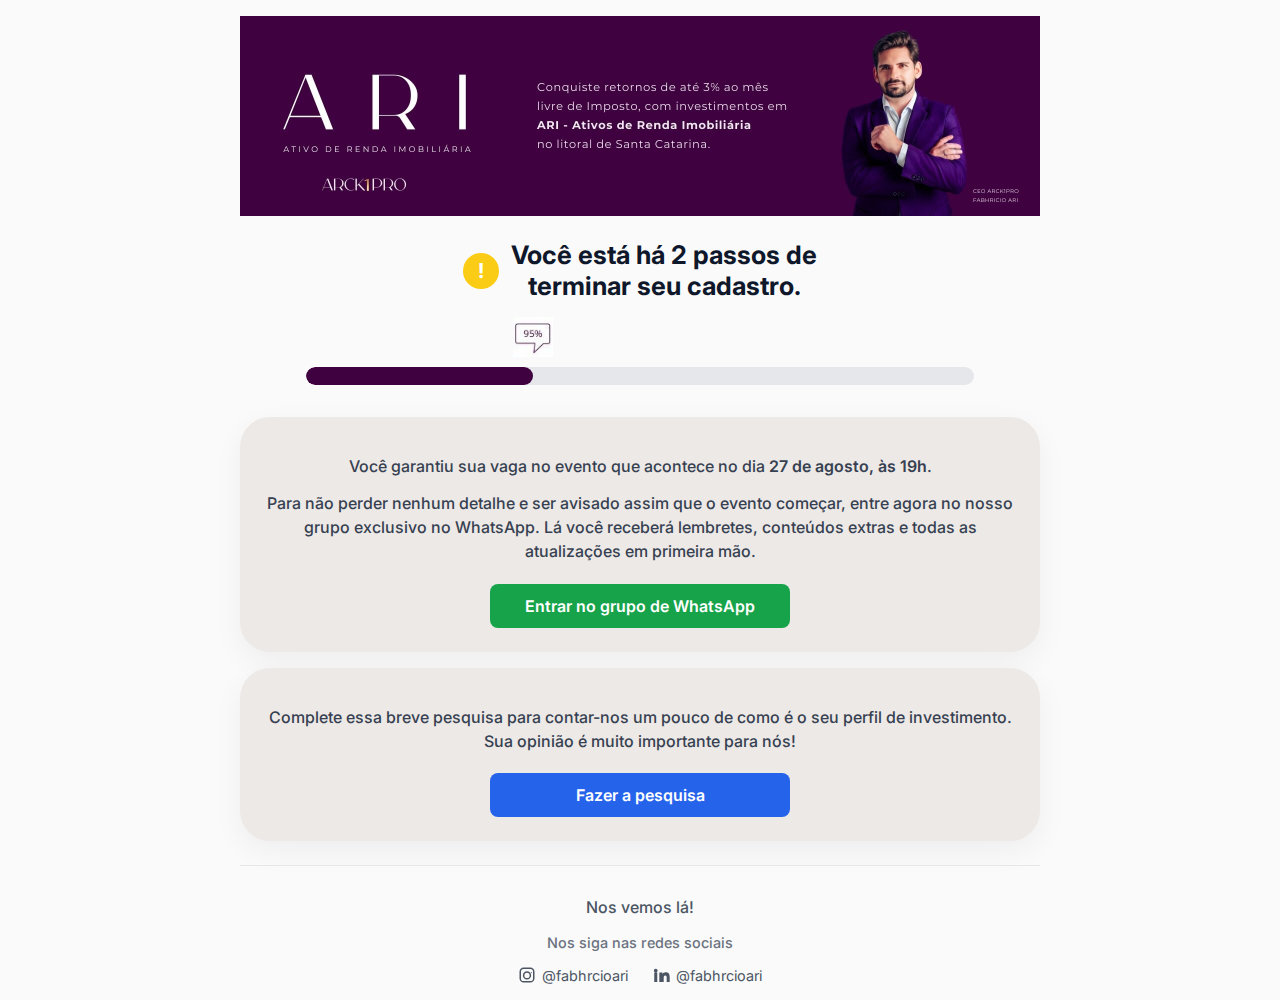
<file: pg_obrigado.html>
<!DOCTYPE html>
<html lang="pt-BR">
<head>
  <meta charset="UTF-8" />
  <meta name="viewport" content="width=device-width, initial-scale=1.0" />
  <title>Obrigado!</title>
  <link rel="icon" href="/logo-ari.jpeg" type="image/jpeg">
  <link rel="preconnect" href="https://fonts.googleapis.com" />
  <link href="https://fonts.googleapis.com/css2?family=Inter:wght@400;600;700&display=swap" rel="stylesheet" />
  <script>
  !function(f,b,e,v,n,t,s)
  {if(f.fbq)return;n=f.fbq=function(){n.callMethod?
  n.callMethod.apply(n,arguments):n.queue.push(arguments)};
  if(!f._fbq)f._fbq=n;n.push=n;n.loaded=!0;n.version='2.0';
  n.queue=[];t=b.createElement(e);t.async=!0;
  t.src=v;s=b.getElementsByTagName(e)[0];
  s.parentNode.insertBefore(t,s)}(window, document,'script',
  'https://connect.facebook.net/en_US/fbevents.js');
  fbq('init', '937655368552843');
  fbq('track', 'PageView');
  </script>
  <style>
    * {
      box-sizing: border-box;
      font-family: 'Inter', sans-serif;
    }

    body {
      margin: 0;
      background-color: #FAFAFA;
      display: flex;
      flex-direction: column;
      align-items: center;
      padding: 1rem;
      min-height: 100vh;
    }

    img.logo {
      width: 100%;
      max-width: 800px;
      height: auto;
      margin-bottom: 1.5rem;
    }

    .progress-container {
      width: 100%;
      max-width: 700px;
      margin-bottom: 2rem;
      text-align: center;
      padding: 0 1rem;
    }

    .progress-text {
      display: flex;
      align-items: center;
      justify-content: center;
      gap: 0.75rem;
      font-size: clamp(1.2rem, 4vw, 1.6rem);
      font-weight: 700;
      color: #0f172a;
      margin-bottom: 1rem;
      flex-wrap: wrap;
      text-align: center;
    }

    .progress-text-content {
      display: flex;
      flex-direction: column;
      line-height: 1.2;
    }

    .progress-text span {
      background: #FACC15;
      color: #fff;
      font-weight: 700;
      border-radius: 50%;
      width: 36px;
      height: 36px;
      display: flex;
      justify-content: center;
      align-items: center;
      font-size: 1.3rem;
      flex-shrink: 0;
    }

    .progress-bar {
      position: relative;
      background: #e5e7eb;
      border-radius: 9999px;
      height: 18px;
      overflow: hidden;
      width: 100%;
    }

    .progress-bar-inner {
      background: #3F0140;
      width: 0%;
      height: 100%;
      border-radius: 9999px;
      transition: width 0.1s ease-in-out;
      position: relative;
    }

    .progress-bubble {
      position: absolute;
      top: -35px;
      left: 0; /* AJUSTE: Posição inicial da contagem */
      transform: translateX(-50%); /* AJUSTE: Centraliza a contagem */
      background: #0f172a;
      color: white;
      padding: 4px 8px;
      border-radius: 8px;
      font-size: 0.95rem;
      font-weight: 600;
      white-space: nowrap;
      transition: left 0.1s ease-in-out; /* Adiciona suavidade */
    }

    .progress-image-wrapper {
      position: relative;
      height: 60px;
      margin-bottom: -10px;
      width: 100%;
    }

    .progress-image {
      position: absolute;
      top: 0;
      left: 0; /* AJUSTE: Posição inicial da imagem */
      transform: translateX(-50%); /* AJUSTE: Centraliza a imagem perfeitamente */
      width: 40px;
      height: auto;
      transition: left 0.1s ease-in-out; /* Adiciona suavidade */
    }

    .box {
      background: #EDE9E7;
      border-radius: 30px;
      width: 100%;
      max-width: 800px;
      padding: 1.5rem;
      box-shadow: 0 10px 30px rgba(0, 0, 0, 0.05);
      margin-bottom: 1rem;
      animation: fadeInUp 0.6s ease-out;
      text-align: center;
    }

    p {
      color: #374151;
      margin: 0.8rem 0;
      line-height: 1.5;
      font-size: clamp(14px, 3vw, 16px);
      font-weight: 500;
    }

    strong {
      font-weight: 600;
    }

    .button {
      display: inline-block;
      margin-top: 0.5rem;
      padding: 0.75rem 1.5rem;
      border: none;
      border-radius: 8px;
      text-decoration: none;
      font-size: 1rem;
      font-weight: 600;
      cursor: pointer;
      transition: background 0.3s;
      width: 100%;
      max-width: 300px;
    }

    .btn-green {
      background-color: #16a34a;
      color: white;
    }

    .btn-green:hover {
      background-color: #15803d;
    }

    .btn-blue {
      background-color: #2563eb;
      color: white;
    }

    .btn-blue:hover {
      background-color: #1e40af;
    }

    footer {
      margin-top: 0.5rem;
      border-top: 1px solid #e5e7eb;
      padding-top: 1rem;
      text-align: center;
      width: 100%;
      max-width: 800px;
    }

    .social {
      display: flex;
      justify-content: center;
      gap: 1.5rem;
      margin-top: 0.75rem;
      flex-wrap: wrap;
    }

    .social a {
      color: #4b5563;
      font-size: 0.9rem;
      text-decoration: none;
      display: flex;
      align-items: center;
      gap: 6px;
      transition: color 0.3s;
    }

    .social a:hover {
      color: #2563eb;
    }

    .social svg {
      width: 18px;
      height: 18px;
      fill: currentColor;
    }

    @keyframes fadeInUp {
      from {
        opacity: 0;
        transform: translateY(40px);
      }
      to {
        opacity: 1;
        transform: translateY(0);
      }
    }

    /* Media Queries para ajustes específicos */
    @media (max-width: 600px) {
      .box {
        padding: 1rem;
        border-radius: 20px;
      }
      
      .progress-text {
        flex-direction: column;
        gap: 0.5rem;
      }
      
      .progress-text span {
        width: 30px;
        height: 30px;
        font-size: 1.1rem;
      }
      
      .button {
        padding: 0.6rem 1rem;
      }
      
      .social {
        gap: 1rem;
      }
    }
  </style>
</head>
<body>
  <img src="/imagens/capa3_.jpeg" alt="Logo ARI" class="logo" />

  <div class="progress-container">
    <div class="progress-text">
      <span>!</span>
      <div class="progress-text-content">
        <div>Você está há 2 passos de</div>
        <div>terminar seu cadastro.</div>
      </div>
    </div>

    <div class="progress-image-wrapper">
      <img src="/imagens/95__.jpeg" alt="95%" class="progress-image" id="progressImage" />
    </div>

    <div class="progress-bar">
      <div class="progress-bar-inner" id="progressBar">
        <div class="progress-bubble" id="progressBubble">0%</div>
      </div>
    </div>
  </div>

  <div class="box">
    <p>Você garantiu sua vaga no evento que acontece no dia <strong>27 de agosto, às 19h</strong>.</p>
    <p>
      Para não perder nenhum detalhe e ser avisado assim que o evento começar,
      entre agora no nosso grupo exclusivo no WhatsApp. Lá você receberá lembretes,
      conteúdos extras e todas as atualizações em primeira mão.
    </p>
    <a class="button btn-green" href="https://chat.whatsapp.com/ErOpvj6XJeuFWsFVIHk2mo?mode=ac_t" target="_blank" rel="noopener noreferrer">
      Entrar no grupo de WhatsApp
    </a>
  </div>

  <div class="box">
    <p>
      Complete essa breve pesquisa para contar-nos um pouco de como é o seu perfil de investimento.
      Sua opinião é muito importante para nós!
    </p>
    <a class="button btn-blue" href="https://forms.gle/CLYTCyh7xEJjbecp6" target="_blank" rel="noopener noreferrer">
      Fazer a pesquisa
    </a>
  </div>

  <footer>
    <p style="color: #4b5563;">Nos vemos lá!</p>
    <p style="color: #6b7280; font-size: 0.9rem;">Nos siga nas redes sociais</p>
    <div class="social">
      <a href="https://instagram.com/fabhrcioari" target="_blank" aria-label="Instagram">
        <svg viewBox="0 0 24 24">
          <path d="M7.5 2h9A5.5 5.5 0 0 1 22 7.5v9A5.5 5.5 0 0 1 16.5 22h-9A5.5 5.5 0 0 1 2 16.5v-9A5.5 5.5 0 0 1 7.5 2Zm0 2A3.5 3.5 0 0 0 4 7.5v9A3.5 3.5 0 0 0 7.5 20h9a3.5 3.5 0 0 0 3.5-3.5v-9A3.5 3.5 0 0 0 16.5 4h-9Zm4.5 3a5.5 5.5 0 1 1 0 11a5.5 5.5 0 0 1 0-11Zm0 2a3.5 3.5 0 1 0 0 7a3.5 3.5 0 0 0 0-7Zm5.75-1a.75.75 0 1 1 0 1.5a.75.75 0 0 1 0-1.5Z" />
        </svg>
        @fabhrcioari
      </a>
      <a href="https://linkedin.com/in/fabhrcioari" target="_blank" aria-label="LinkedIn">
        <svg viewBox="0 0 24 24">
          <path d="M4.98 3.5a2.5 2.5 0 1 1 0 5a2.5 2.5 0 0 1 0-5ZM3 8.75h4v12.5H3V8.75Zm6.75 0H14v1.75h.1c.59-1.12 2.03-2.3 4.18-2.3c4.47 0 5.3 2.94 5.3 6.75v6.3h-4v-5.59c0-1.33-.03-3.04-1.85-3.04c-1.85 0-2.13 1.45-2.13 2.94v5.69H9.75V8.75Z" />
        </svg>
        @fabhrcioari
      </a>
    </div>
  </footer>

  <script>
    window.addEventListener("load", () => {
      const bar = document.getElementById("progressBar");
      const bubble = document.getElementById("progressBubble");
      const image = document.getElementById("progressImage");

      let width = 0;
      const target = 95;

      const interval = setInterval(() => {
        if (width >= target) {
          clearInterval(interval);
        } else {
          width++;
          bar.style.width = width + "%";
          bubble.innerText = width + "%";
          
          // AJUSTE: Move a contagem e a imagem usando 'left'
          bubble.style.left = width + "%";
          image.style.left = width + "%";
        }
      }, 20);
    });
  </script>

  <noscript><img height="1" width="1" style="display:none"
  src="https://www.facebook.com/tr?id=937655368552843&ev=PageView&noscript=1"
  /></noscript>
  </body>
</html>
</file>
